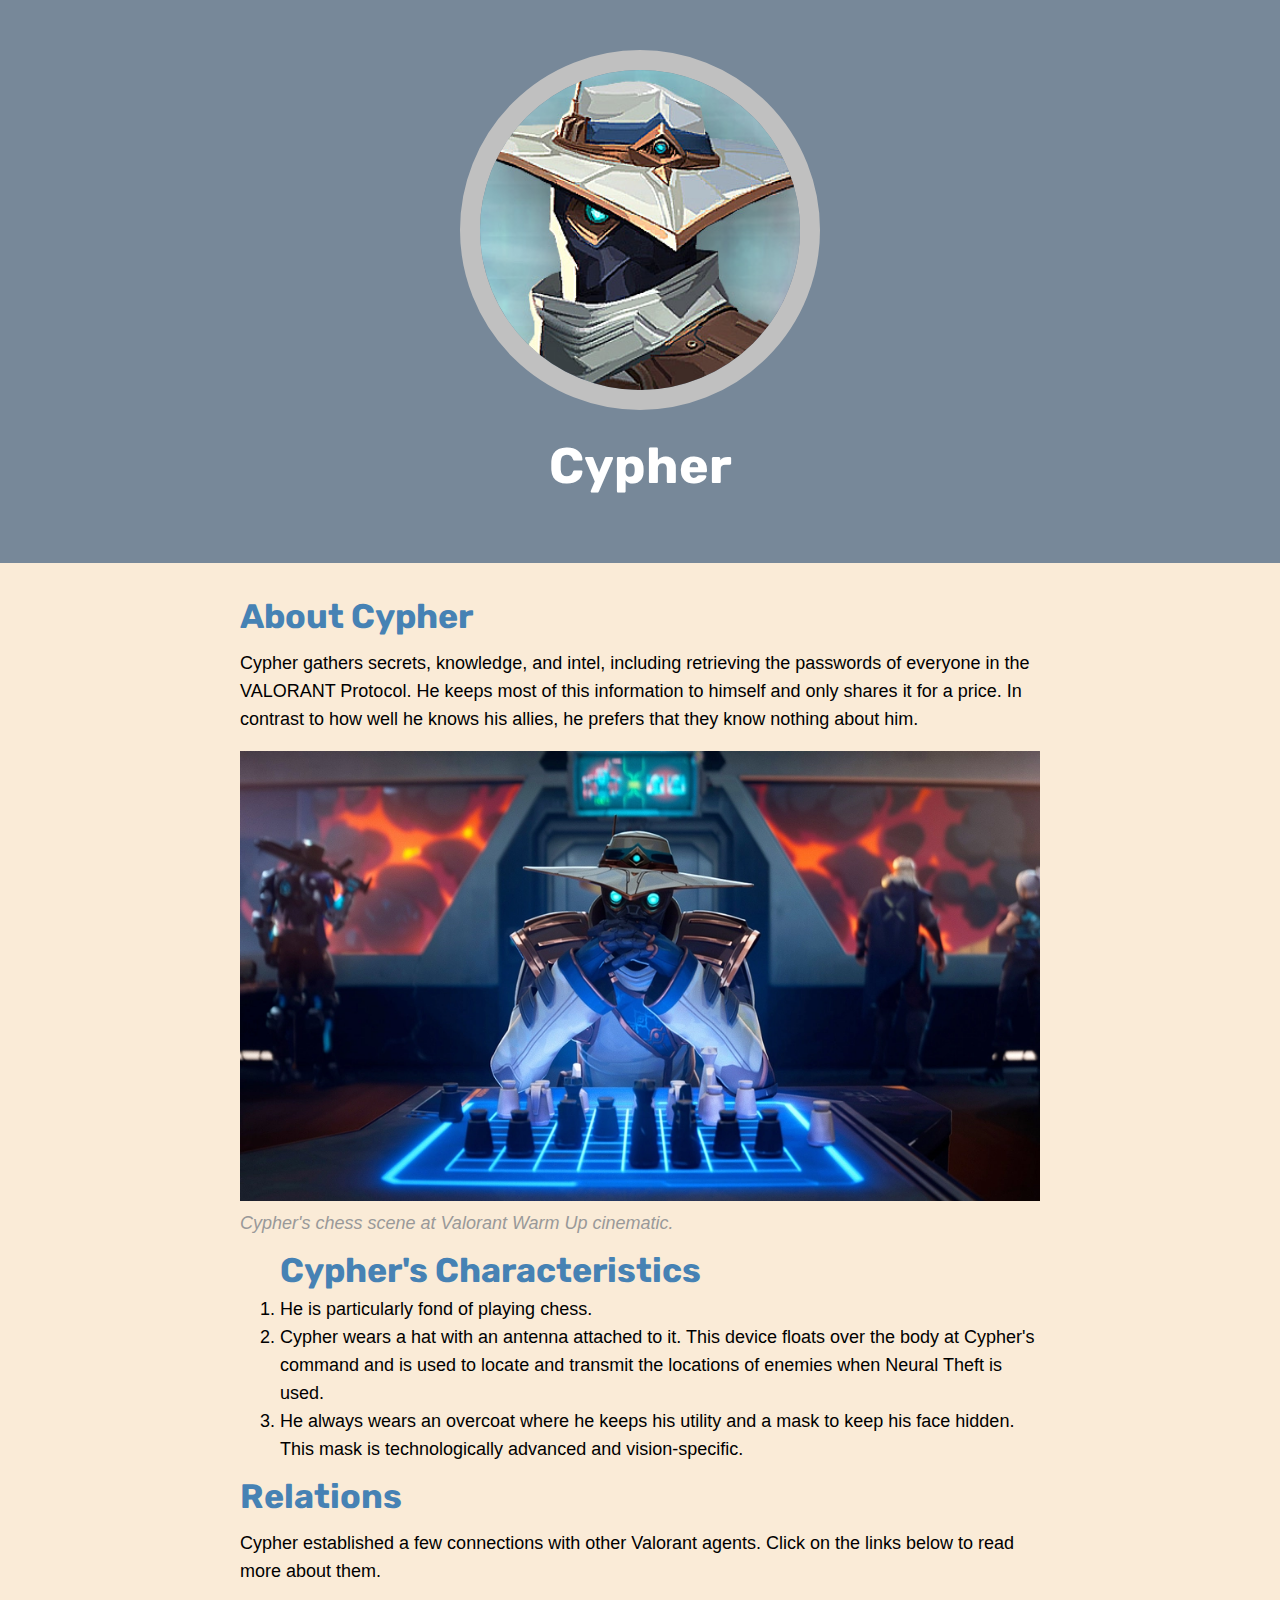
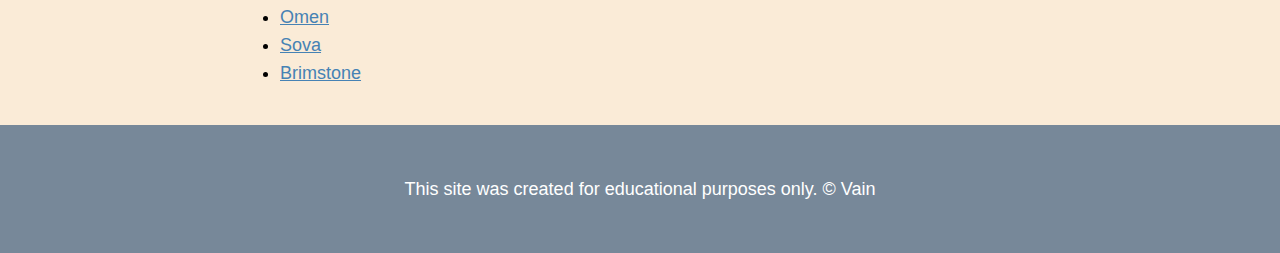
<file: index.html>
<!DOCTYPE html>
<html>
<head>
	<title>Cypher</title>
	<link rel="icon" href="img/cypher-avatar.jpeg">
	<link rel="preconnect" href="https://fonts.googleapis.com">
	<link rel="preconnect" href="https://fonts.gstatic.com" crossorigin>
	<link href="https://fonts.googleapis.com/css2?family=Rubik&display=swap" rel="stylesheet">
	<link rel="stylesheet" type="text/css" href="css/hero.css">
</head>
<body>
	<!-- header element -->
	<header>
		<img src="img/cypher-avatar.jpeg">
		<h1>Cypher</h1>
	</header>

	<!-- main element -->
	<main>
		<h2>About Cypher</h2>
		<p>Cypher gathers secrets, knowledge, and intel, including retrieving the passwords of everyone in the VALORANT Protocol. He keeps most of this information to himself and only shares it for a price. In contrast to how well he knows his allies, he prefers that they know nothing about him.</p>
		<img src="img/cypher-playing-chess.jpeg">
		<p class="caption">Cypher's chess scene at Valorant Warm Up cinematic.</p>
		<ol>
			<!-- Charateristics -->
			<h2>Cypher's Characteristics</h2>
			<li>He is particularly fond of playing chess.</li>
			<li>Cypher wears a hat with an antenna attached to it. This device floats over the body at Cypher's command and is used to locate and transmit the locations of enemies when Neural Theft is used.</li>
			<li>He always wears an overcoat where he keeps his utility and a mask to keep his face hidden. This mask is technologically advanced and vision-specific.</li>
		</ol>

		<!-- Relations -->
		<h2>Relations</h2>
		<p>Cypher established a few connections with other Valorant agents. Click on the links below to read more about them.</p>
		<ul>
			<li><a target="_blank" href="https://valorant.fandom.com/wiki/Omen">Omen</a></li>
			<li><a target="_blank" href="https://valorant.fandom.com/wiki/Sova">Sova</a></li>
			<li><a target="_blank" href="https://valorant.fandom.com/wiki/Brimstone">Brimstone</a></li>
		</ul>
	</main>

</body>
</html>
	<!-- Footer element -->
	<footer>
		<p>This site was created for educational purposes only. &copy; Vain</p>
	</footer>
</file>
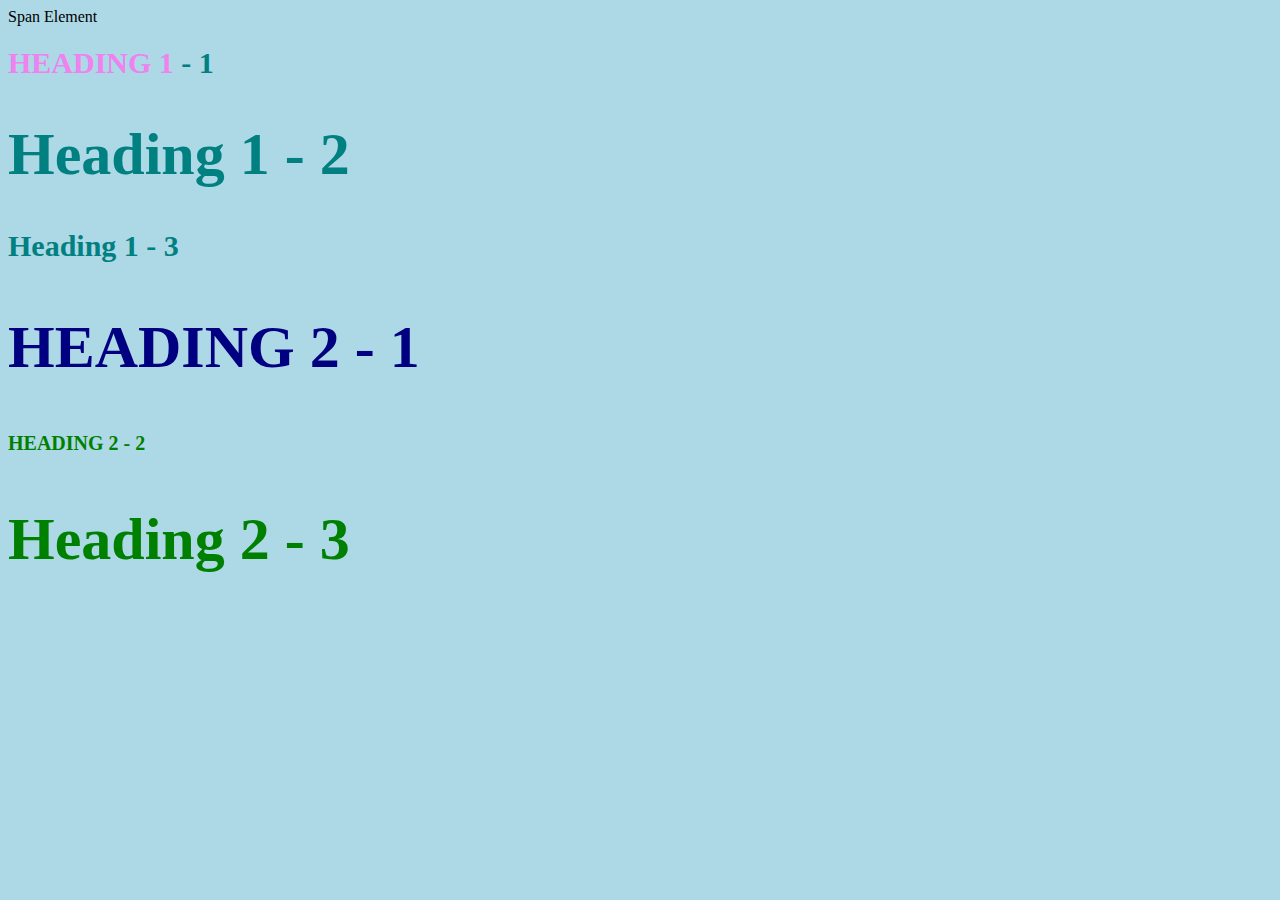
<file: style-test.html>
<!DOCTYPE html>
<html>
<head>
	<title>Style Test</title>
	<link rel="stylesheet" type="text/css" href="css/test.css">
</head>
<body>

	<span>Span Element</span>
	<h1 class="uppercase"><span>Heading 1</span> - 1</h1>
	<h1 class="big">Heading 1 - 2</h1>
	<h1>Heading 1 - 3</h1>
	<h2 class="big uppercase">Heading 2 - 1</h2>
	<h2  class="uppercase">Heading 2 - 2</h2>
	<h2 class="big">Heading 2 - 3</h2>

</body>
</html>
</file>
<file: css/hero.css>
body{
	margin: 0;
	font-family: Helvetica, Arial, sans-serif;
	font-size: 18px;
	line-height: 28px;
	background-color: antiquewhite;
}

header{
	background-color: #778899;
	text-align: center;
	padding-top: 50px;
	padding-bottom: 50px;
}

	h1, h2{
		font-family: 'Rubik', sans-serif;
	}

/* header styles */
/* write your comment */

header h1{
	color: white;
	font-size: 50px;
}

header img{
	border-radius: 180px;
	width: 320px;
	border: 20px solid silver;
}

main{
	max-width: 800px;
	margin: 0 auto;
	padding: 20px;
}

main img{
	max-width: 100%;
}

h2{
	font-size: 34px;
	color: #4682B4;
	margin: 20px 0 10px;
}

a{
	color: #4682B4;
}
a:hover{
	color: white;
	background-color: #778899;
}

footer{
	background-color: #778899;
	text-align: center;
	color: white;
	padding: 50px;
}

footer p{
	margin: 0;
}

footer a{
	color: white;
}

p.caption{
	color: #999999;
	font-style: italic;
	margin-top: 0;
}
</file>
<file: css/test.css>
body{
	background-color: lightblue;
}

h1{
	font-size: 30px;
	color: teal;
}

h2{
	color:red ;
	font-size: 20px;
}

h2{
	color: green;
}

.big{
	font-size: 60px;
}
.uppercase{
	text-transform: uppercase;
}

.big.uppercase{
	color: navy;
}

h1 span{
	color: violet;
}
</file>
